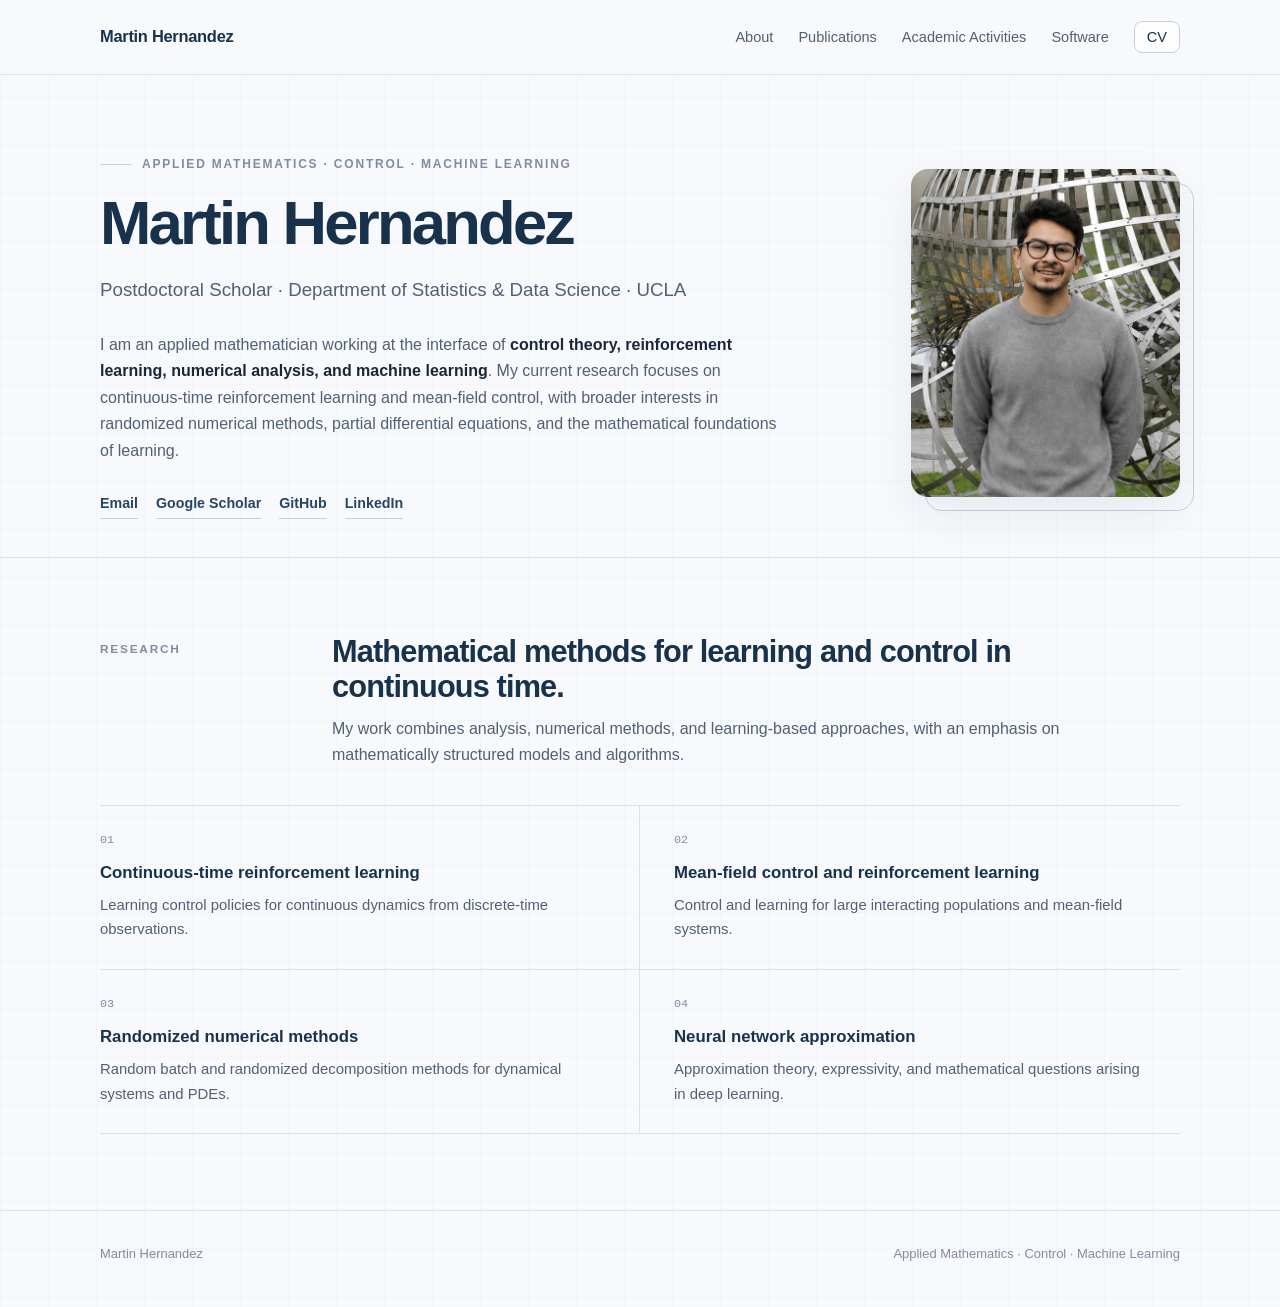
<file: index.html>
<!DOCTYPE html><html lang="en"><head>
<meta charset="UTF-8"><meta name="viewport" content="width=device-width, initial-scale=1.0">
<meta name="description" content="Martin Hernandez — Applied Mathematics, Control, Machine Learning, and Reinforcement Learning.">
<title>Martin Hernandez</title><link rel="stylesheet" href="assets/style.css"></head><body><header class="site-header"><div class="site-shell nav">
<a class="brand" href="index.html">Martin Hernandez</a>
<button class="menu-button" aria-label="Open navigation" onclick="toggleMenu()">☰</button>
<ul class="nav-links" id="navLinks">
<li><a href="index.html#top">About</a></li>
<li><a href="publications.html" >Publications</a></li>
<li><a href="academic-activities.html" >Academic Activities</a></li>
<li><a href="software.html" >Software</a></li>
<li><a class="nav-cv" href="https://github.com/Martinshs/Martinshs/blob/main/CV_MARTIN_HS.pdf" target="_blank" rel="noopener">CV</a></li>
</ul></div></header>
<main id="top">
<div class="site-shell"><section class="hero">
<div>
<div class="eyebrow">Applied Mathematics · Control · Machine Learning</div>
<h1>Martin Hernandez</h1>
<p class="hero-role">Postdoctoral Scholar · Department of Statistics &amp; Data Science · UCLA</p>
<p class="hero-copy">
I am an applied mathematician working at the interface of <strong>control theory, reinforcement learning, numerical analysis, and machine learning</strong>.
My current research focuses on continuous-time reinforcement learning and mean-field control, with broader interests in randomized numerical methods,
partial differential equations, and the mathematical foundations of learning.
</p>
<div class="hero-links">
<a href="mailto:martinh@g.ucla.edu">Email</a>
<a href="https://scholar.google.com/citations?user=uMn-o4sAAAAJ&hl=en" target="_blank">Google Scholar</a>
<a href="https://github.com/Martinshs" target="_blank">GitHub</a>
<a href="https://www.linkedin.com/in/martinhernandez" target="_blank">LinkedIn</a>
</div></div>
<div class="portrait-wrap"><img class="portrait" src="assets/martin-hernandez.png" alt="Portrait of Martin Hernandez"></div>
</section></div>

<section class="content-section" id="research"><div class="site-shell">
<div class="section-head">
<div class="section-kicker">Research</div>
<div><h2 class="section-title">Mathematical methods for learning and control in continuous time.</h2>
<p class="section-copy">My work combines analysis, numerical methods, and learning-based approaches, with an emphasis on mathematically structured models and algorithms.</p></div>
</div>
<div class="research-list">
<article class="research-item"><div class="research-number">01</div><h3>Continuous-time reinforcement learning</h3><p>Learning control policies for continuous dynamics from discrete-time observations.</p></article>
<article class="research-item"><div class="research-number">02</div><h3>Mean-field control and reinforcement learning</h3><p>Control and learning for large interacting populations and mean-field systems.</p></article>
<article class="research-item"><div class="research-number">03</div><h3>Randomized numerical methods</h3><p>Random batch and randomized decomposition methods for dynamical systems and PDEs.</p></article>
<article class="research-item"><div class="research-number">04</div><h3>Neural network approximation</h3><p>Approximation theory, expressivity, and mathematical questions arising in deep learning.</p></article>
</div>
</div></section></main><footer><div class="site-shell footer-inner"><div>Martin Hernandez</div><div>Applied Mathematics · Control · Machine Learning</div></div></footer>
<script>function toggleMenu(){document.getElementById("navLinks").classList.toggle("open");}</script></body></html>
</file>
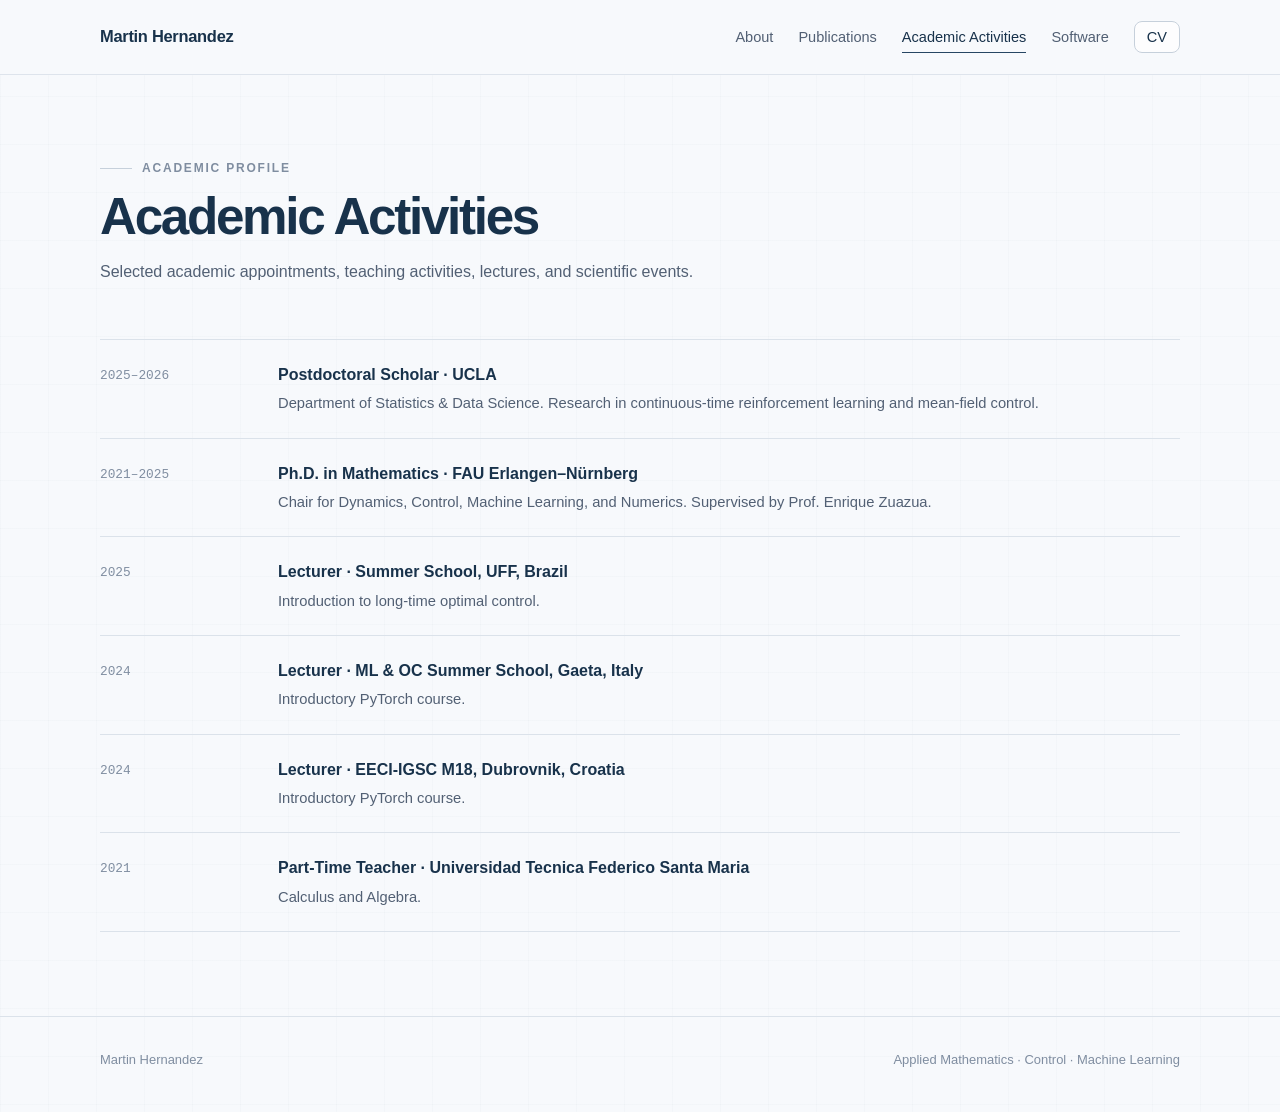
<file: academic-activities.html>
<!DOCTYPE html><html lang="en"><head>
<meta charset="UTF-8"><meta name="viewport" content="width=device-width, initial-scale=1.0">
<meta name="description" content="Martin Hernandez — Applied Mathematics, Control, Machine Learning, and Reinforcement Learning.">
<title>Academic Activities · Martin Hernandez</title><link rel="stylesheet" href="assets/style.css"></head><body><header class="site-header"><div class="site-shell nav">
<a class="brand" href="index.html">Martin Hernandez</a>
<button class="menu-button" aria-label="Open navigation" onclick="toggleMenu()">☰</button>
<ul class="nav-links" id="navLinks">
<li><a href="index.html#top">About</a></li>
<li><a href="publications.html" >Publications</a></li>
<li><a href="academic-activities.html" class="active">Academic Activities</a></li>
<li><a href="software.html" >Software</a></li>
<li><a class="nav-cv" href="https://github.com/Martinshs/Martinshs/blob/main/CV_MARTIN_HS.pdf" target="_blank" rel="noopener">CV</a></li>
</ul></div></header>
<main><div class="site-shell">
<section class="page-hero"><div class="eyebrow">Academic profile</div><h1>Academic Activities</h1>
<p class="page-intro">Selected academic appointments, teaching activities, lectures, and scientific events.</p></section>
<section class="inner-content"><div class="timeline">
<div class="timeline-row"><div class="timeline-date">2025–2026</div><div><h3>Postdoctoral Scholar · UCLA</h3><p>Department of Statistics &amp; Data Science. Research in continuous-time reinforcement learning and mean-field control.</p></div></div>
<div class="timeline-row"><div class="timeline-date">2021–2025</div><div><h3>Ph.D. in Mathematics · FAU Erlangen–Nürnberg</h3><p>Chair for Dynamics, Control, Machine Learning, and Numerics. Supervised by Prof. Enrique Zuazua.</p></div></div>
<div class="timeline-row"><div class="timeline-date">2025</div><div><h3>Lecturer · Summer School, UFF, Brazil</h3><p>Introduction to long-time optimal control.</p></div></div>
<div class="timeline-row"><div class="timeline-date">2024</div><div><h3>Lecturer · ML &amp; OC Summer School, Gaeta, Italy</h3><p>Introductory PyTorch course.</p></div></div>
<div class="timeline-row"><div class="timeline-date">2024</div><div><h3>Lecturer · EECI-IGSC M18, Dubrovnik, Croatia</h3><p>Introductory PyTorch course.</p></div></div>
<div class="timeline-row"><div class="timeline-date">2021</div><div><h3>Part-Time Teacher · Universidad Tecnica Federico Santa Maria</h3><p>Calculus and Algebra.</p></div></div>
</div></section></div></main><footer><div class="site-shell footer-inner"><div>Martin Hernandez</div><div>Applied Mathematics · Control · Machine Learning</div></div></footer>
<script>function toggleMenu(){document.getElementById("navLinks").classList.toggle("open");}</script></body></html>
</file>
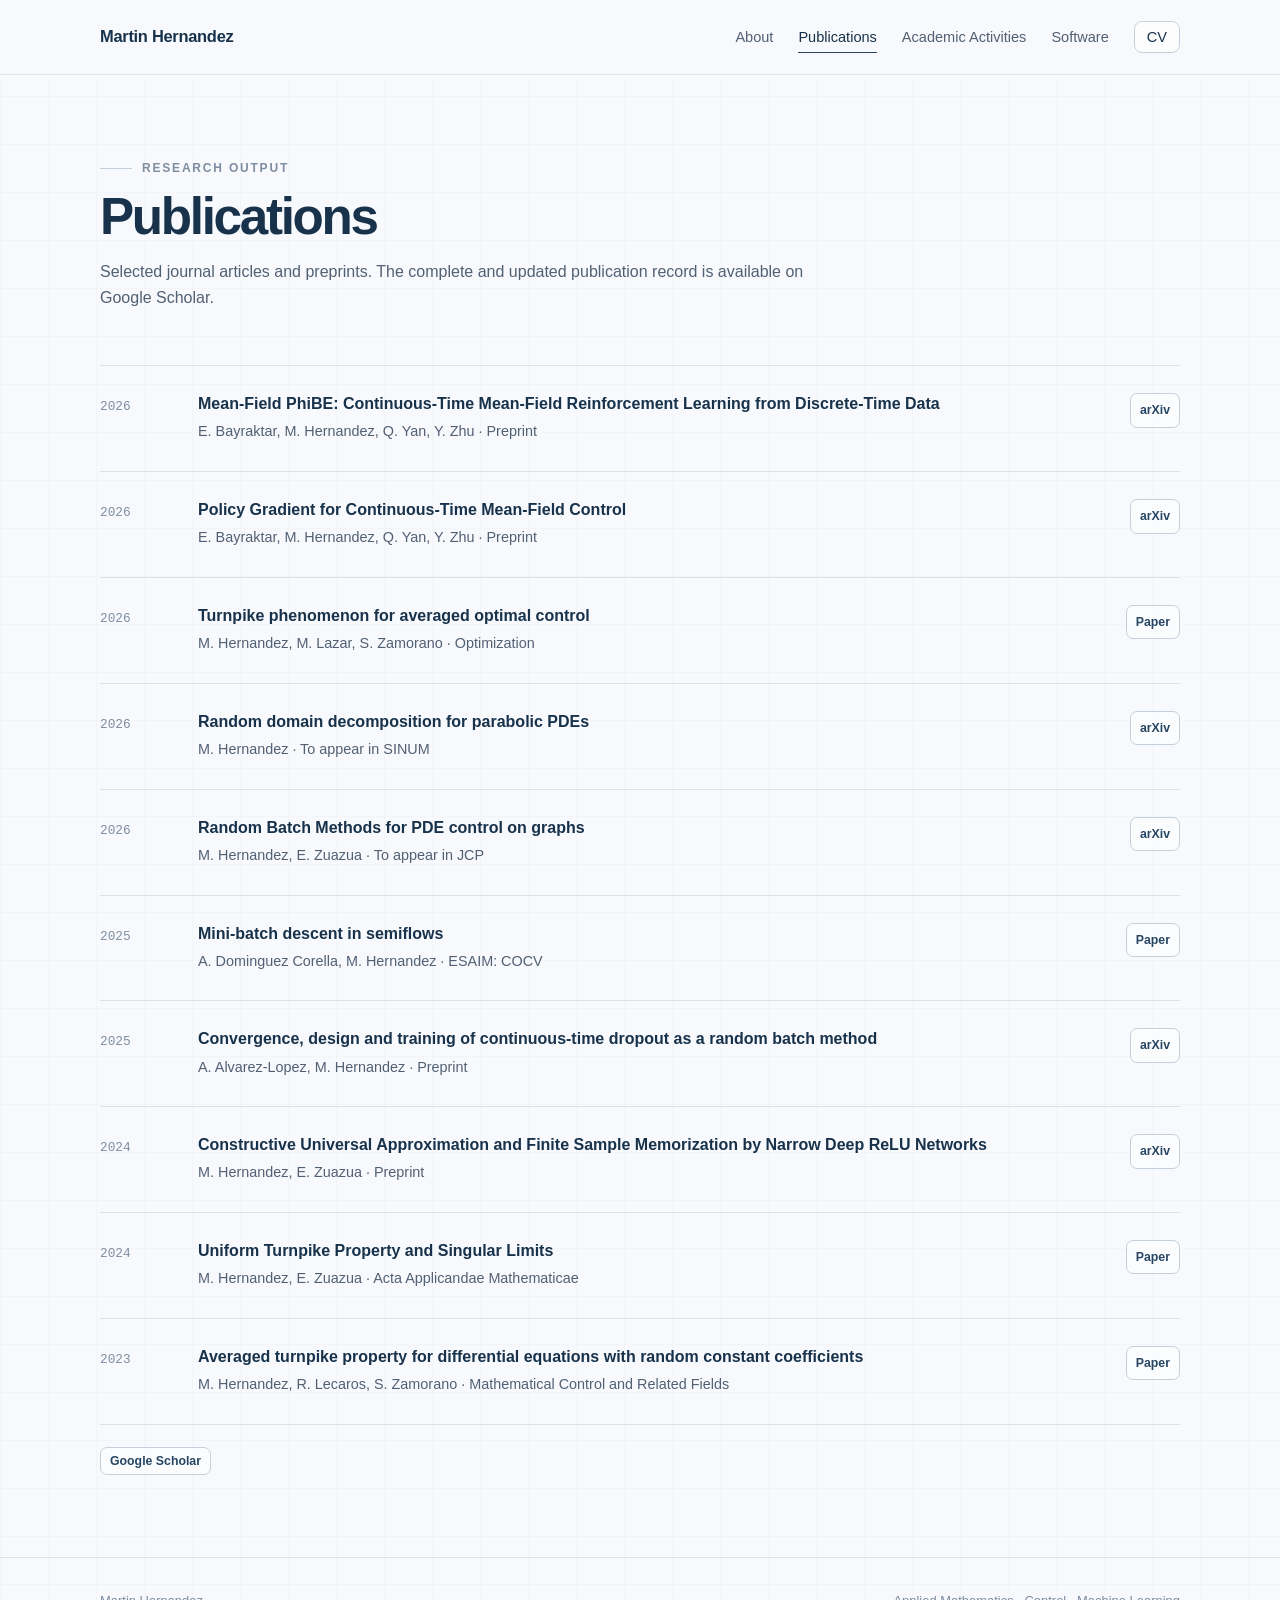
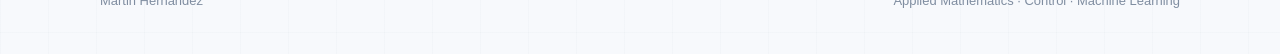
<file: publications.html>
<!DOCTYPE html><html lang="en"><head>
<meta charset="UTF-8"><meta name="viewport" content="width=device-width, initial-scale=1.0">
<meta name="description" content="Martin Hernandez — Applied Mathematics, Control, Machine Learning, and Reinforcement Learning.">
<title>Publications · Martin Hernandez</title><link rel="stylesheet" href="assets/style.css"></head><body><header class="site-header"><div class="site-shell nav">
<a class="brand" href="index.html">Martin Hernandez</a>
<button class="menu-button" aria-label="Open navigation" onclick="toggleMenu()">☰</button>
<ul class="nav-links" id="navLinks">
<li><a href="index.html#top">About</a></li>
<li><a href="publications.html" class="active">Publications</a></li>
<li><a href="academic-activities.html" >Academic Activities</a></li>
<li><a href="software.html" >Software</a></li>
<li><a class="nav-cv" href="https://github.com/Martinshs/Martinshs/blob/main/CV_MARTIN_HS.pdf" target="_blank" rel="noopener">CV</a></li>
</ul></div></header>
<main><div class="site-shell">
<section class="page-hero"><div class="eyebrow">Research output</div><h1>Publications</h1>
<p class="page-intro">Selected journal articles and preprints. The complete and updated publication record is available on Google Scholar.</p></section>
<section class="inner-content"><div class="publication-list">
<article class="publication"><div class="publication-year">2026</div><div><div class="publication-title">Mean-Field PhiBE: Continuous-Time Mean-Field Reinforcement Learning from Discrete-Time Data</div><div class="publication-meta">E. Bayraktar, M. Hernandez, Q. Yan, Y. Zhu · Preprint</div></div><div class="publication-links"><a href="https://arxiv.org/abs/2606.26498" target="_blank">arXiv</a></div></article>
<article class="publication"><div class="publication-year">2026</div><div><div class="publication-title">Policy Gradient for Continuous-Time Mean-Field Control</div><div class="publication-meta">E. Bayraktar, M. Hernandez, Q. Yan, Y. Zhu · Preprint</div></div><div class="publication-links"><a href="https://arxiv.org/abs/2605.20718" target="_blank">arXiv</a></div></article>
<article class="publication"><div class="publication-year">2026</div><div><div class="publication-title">Turnpike phenomenon for averaged optimal control</div><div class="publication-meta">M. Hernandez, M. Lazar, S. Zamorano · Optimization</div></div><div class="publication-links"><a href="https://www.tandfonline.com/doi/abs/10.1080/02331934.2026.2615776" target="_blank">Paper</a></div></article>
<article class="publication"><div class="publication-year">2026</div><div><div class="publication-title">Random domain decomposition for parabolic PDEs</div><div class="publication-meta">M. Hernandez · To appear in SINUM</div></div><div class="publication-links"><a href="https://arxiv.org/abs/2508.21557" target="_blank">arXiv</a></div></article>
<article class="publication"><div class="publication-year">2026</div><div><div class="publication-title">Random Batch Methods for PDE control on graphs</div><div class="publication-meta">M. Hernandez, E. Zuazua · To appear in JCP</div></div><div class="publication-links"><a href="https://arxiv.org/abs/2506.11809" target="_blank">arXiv</a></div></article>
<article class="publication"><div class="publication-year">2025</div><div><div class="publication-title">Mini-batch descent in semiflows</div><div class="publication-meta">A. Dominguez Corella, M. Hernandez · ESAIM: COCV</div></div><div class="publication-links"><a href="https://www.esaim-cocv.org/articles/cocv/abs/2025/01/cocv240151/cocv240151.html" target="_blank">Paper</a></div></article>
<article class="publication"><div class="publication-year">2025</div><div><div class="publication-title">Convergence, design and training of continuous-time dropout as a random batch method</div><div class="publication-meta">A. Alvarez-Lopez, M. Hernandez · Preprint</div></div><div class="publication-links"><a href="https://arxiv.org/abs/2510.13134" target="_blank">arXiv</a></div></article>
<article class="publication"><div class="publication-year">2024</div><div><div class="publication-title">Constructive Universal Approximation and Finite Sample Memorization by Narrow Deep ReLU Networks</div><div class="publication-meta">M. Hernandez, E. Zuazua · Preprint</div></div><div class="publication-links"><a href="https://arxiv.org/abs/2409.06555v2" target="_blank">arXiv</a></div></article>
<article class="publication"><div class="publication-year">2024</div><div><div class="publication-title">Uniform Turnpike Property and Singular Limits</div><div class="publication-meta">M. Hernandez, E. Zuazua · Acta Applicandae Mathematicae</div></div><div class="publication-links"><a href="https://link.springer.com/article/10.1007/s10440-024-00640-7" target="_blank">Paper</a></div></article>
<article class="publication"><div class="publication-year">2023</div><div><div class="publication-title">Averaged turnpike property for differential equations with random constant coefficients</div><div class="publication-meta">M. Hernandez, R. Lecaros, S. Zamorano · Mathematical Control and Related Fields</div></div><div class="publication-links"><a href="https://www.aimsciences.org//article/doi/10.3934/mcrf.2022016" target="_blank">Paper</a></div></article>
</div><div class="section-footer-link"><a class="text-link" href="https://scholar.google.com/citations?user=uMn-o4sAAAAJ&hl=en" target="_blank">Google Scholar</a></div>
</section></div></main><footer><div class="site-shell footer-inner"><div>Martin Hernandez</div><div>Applied Mathematics · Control · Machine Learning</div></div></footer>
<script>function toggleMenu(){document.getElementById("navLinks").classList.toggle("open");}</script></body></html>
</file>
<file: assets/style.css>
:root{
  --bg:#f7f9fc;--surface:#ffffff;--surface-soft:#f1f4f8;
  --ink:#1b2738;--ink-soft:#526074;--navy:#274663;--navy-deep:#18324b;
  --steel:#7f8da0;--border:#dbe2ea;--border-strong:#c6d0db;
  --shadow:0 16px 44px rgba(24,50,75,.075);--maxw:1080px;
}
*{box-sizing:border-box;margin:0;padding:0}
html{scroll-behavior:smooth}
body{
  font-family:Inter,ui-sans-serif,-apple-system,BlinkMacSystemFont,"Segoe UI",Helvetica,Arial,sans-serif;
  color:var(--ink);
  background:
    linear-gradient(rgba(39,70,99,.018) 1px,transparent 1px),
    linear-gradient(90deg,rgba(39,70,99,.018) 1px,transparent 1px),
    var(--bg);
  background-size:48px 48px;line-height:1.65;-webkit-font-smoothing:antialiased
}
a{color:inherit;text-decoration:none}
.site-shell{width:min(calc(100% - 42px),var(--maxw));margin:0 auto}
.site-header{
  position:sticky;top:0;z-index:20;background:rgba(247,249,252,.94);
  border-bottom:1px solid rgba(219,226,234,.9);backdrop-filter:blur(16px);-webkit-backdrop-filter:blur(16px)
}
.nav{min-height:74px;display:flex;align-items:center;justify-content:space-between;gap:28px}
.brand{font-size:1.03rem;font-weight:690;letter-spacing:-.018em;white-space:nowrap;color:var(--navy-deep)}
.nav-links{display:flex;align-items:center;gap:25px;list-style:none;color:var(--ink-soft);font-size:.91rem}
.nav-links a{position:relative;transition:color 160ms ease}
.nav-links a::after{
  content:"";position:absolute;left:0;bottom:-8px;width:100%;height:1px;background:var(--navy);
  transform:scaleX(0);transform-origin:left;transition:transform 160ms ease
}
.nav-links a:hover,.nav-links a.active{color:var(--navy-deep)}
.nav-links a:hover::after,.nav-links a.active::after{transform:scaleX(1)}
.nav-cv{padding:7px 12px;border:1px solid var(--border-strong);border-radius:8px;color:var(--navy-deep)!important;background:rgba(255,255,255,.7)}
.nav-cv::after{display:none}
.hero{
  min-height:auto;display:grid;grid-template-columns:minmax(0,1.5fr) minmax(230px,.55fr);
  gap:76px;align-items:center;padding:72px 0 38px
}
.eyebrow{
  display:inline-flex;align-items:center;gap:10px;color:var(--steel);font-size:.75rem;font-weight:650;
  letter-spacing:.15em;text-transform:uppercase;margin-bottom:18px
}
.eyebrow::before{content:"";width:32px;height:1px;background:var(--border-strong)}
h1{
  font-size:clamp(2.50rem,4.9vw,3.85rem);line-height:1.02;letter-spacing:-.045em;
  font-weight:700;color:var(--navy-deep);margin-bottom:20px
}
.hero-role{font-size:clamp(1rem,1.55vw,1.17rem);color:var(--ink-soft);max-width:660px;margin-bottom:26px}
.hero-copy{max-width:690px;color:var(--ink-soft);font-size:1rem;margin-bottom:28px}
.hero-copy strong{color:var(--ink);font-weight:620}
.hero-links{display:flex;flex-wrap:wrap;gap:14px 18px;align-items:center}
.hero-links a{
  display:inline-flex;align-items:center;gap:8px;font-size:.89rem;font-weight:590;color:var(--navy);
  padding-bottom:2px;border-bottom:1px solid var(--border-strong)
}
.hero-links a:hover{color:var(--navy-deep);border-color:var(--navy)}
.portrait-wrap{position:relative;justify-self:end;width:min(100%,292px)}
.portrait-wrap::before{
  content:"";position:absolute;inset:14px -14px -14px 14px;border:1px solid var(--border-strong);
  border-radius:17px;z-index:-1
}
.portrait{
  width:100%;aspect-ratio:.82;object-fit:cover;object-position:50% 30%;display:block;
  border-radius:17px;box-shadow:var(--shadow);filter:saturate(.86) contrast(1.02)
}
.content-section{padding:76px 0;border-top:1px solid var(--border)}
.section-head{display:grid;grid-template-columns:190px 1fr;gap:42px;margin-bottom:36px;align-items:start}
.section-kicker{color:var(--steel);text-transform:uppercase;letter-spacing:.15em;font-size:.74rem;font-weight:650;padding-top:6px}
.section-title{
  font-size:clamp(1.55rem,2.4vw,2.05rem);line-height:1.16;letter-spacing:-.028em;
  color:var(--navy-deep);font-weight:670;max-width:700px
}
.section-copy{color:var(--ink-soft);max-width:730px;margin-top:11px}
.research-list{display:grid;grid-template-columns:repeat(2,minmax(0,1fr));border-top:1px solid var(--border)}
.research-item{padding:25px 28px 27px 0;border-bottom:1px solid var(--border)}
.research-item:nth-child(odd){border-right:1px solid var(--border);padding-right:34px}
.research-item:nth-child(even){padding-left:34px}
.research-number{font-family:ui-monospace,SFMono-Regular,Menlo,Consolas,monospace;color:var(--steel);font-size:.74rem;margin-bottom:9px}
.research-item h3{font-size:1.05rem;color:var(--navy-deep);margin-bottom:6px;font-weight:640}
.research-item p{color:var(--ink-soft);font-size:.93rem}
.page-hero{padding:76px 0 42px}
.page-hero .eyebrow{margin-bottom:13px}
.page-hero h1{font-size:clamp(2.35rem,4vw,3.35rem);margin-bottom:15px}
.page-intro{max-width:720px;color:var(--ink-soft);font-size:1rem}
.inner-content{padding:12px 0 84px}
.publication-list,.timeline{border-top:1px solid var(--border)}
.publication{display:grid;grid-template-columns:76px 1fr auto;gap:22px;padding:27px 0;border-bottom:1px solid var(--border);align-items:start}
.publication-year,.timeline-date{font-family:ui-monospace,SFMono-Regular,Menlo,Consolas,monospace;color:var(--steel);font-size:.8rem;padding-top:3px}
.publication-title{color:var(--navy-deep);font-weight:635;line-height:1.38;margin-bottom:5px}
.publication-meta{color:var(--ink-soft);font-size:.9rem}
.publication-links{display:flex;gap:8px;flex-wrap:wrap;justify-content:flex-end}
.publication-links a,.text-link{font-size:.77rem;font-weight:620;color:var(--navy);border:1px solid var(--border-strong);padding:6px 9px;border-radius:7px;background:rgba(255,255,255,.55)}
.publication-links a:hover,.text-link:hover{background:var(--surface-soft)}
.timeline-row{display:grid;grid-template-columns:150px 1fr;gap:28px;padding:22px 0;border-bottom:1px solid var(--border)}
.timeline-row h3{font-size:1rem;font-weight:630;color:var(--navy-deep);margin-bottom:3px}
.timeline-row p{color:var(--ink-soft);font-size:.92rem}
.software-grid{display:grid;grid-template-columns:repeat(3,minmax(0,1fr));gap:18px}
.software-card{
  background:rgba(255,255,255,.72);border:1px solid var(--border);border-radius:13px;
  overflow:hidden;display:flex;flex-direction:column;
  min-height:330px;transition:transform 170ms ease,border-color 170ms ease,background 170ms ease,box-shadow 170ms ease
}
.software-card:hover{
  transform:translateY(-3px);border-color:#b8c3d0;background:var(--surface);
  box-shadow:0 12px 30px rgba(24,50,75,.065)
}
.software-media{
  width:100%;aspect-ratio:16/10;background:#eef2f6;border-bottom:1px solid var(--border);
  display:flex;align-items:center;justify-content:center;overflow:hidden
}
.software-media img{
  width:100%;height:100%;display:block;object-fit:contain;background:#f6f8fb
}
.software-copy{
  padding:19px 20px 18px;display:flex;flex:1;flex-direction:column
}
.software-card h3{font-size:1rem;color:var(--navy-deep);margin-bottom:8px;font-weight:635}
.software-card p{color:var(--ink-soft);font-size:.89rem}
.software-card span{
  margin-top:auto;padding-top:18px;color:var(--steel);
  font-family:ui-monospace,SFMono-Regular,Menlo,Consolas,monospace;font-size:.74rem
}
.section-footer-link{margin-top:22px}
footer{border-top:1px solid var(--border);padding:32px 0 42px;color:var(--steel);font-size:.81rem}
.footer-inner{display:flex;justify-content:space-between;gap:20px;flex-wrap:wrap}
.menu-button{display:none;width:40px;height:40px;border:1px solid var(--border);border-radius:8px;background:rgba(255,255,255,.7);color:var(--navy-deep);font-size:1.1rem;cursor:pointer}
@media(max-width:860px){
  .menu-button{display:inline-grid;place-items:center}.nav{min-height:68px;position:relative}
  .nav-links{position:absolute;left:0;right:0;top:68px;display:none;flex-direction:column;align-items:flex-start;gap:0;padding:12px 0 18px;background:rgba(247,249,252,.98);border-bottom:1px solid var(--border)}
  .nav-links.open{display:flex}.nav-links li{width:100%}.nav-links a{display:block;width:100%;padding:10px 0}.nav-links a::after{display:none}
  .nav-cv{border:0;border-radius:0;background:transparent;padding-left:0}
  .hero{min-height:auto;grid-template-columns:1fr;gap:38px;padding:54px 0 38px}
  .portrait-wrap{justify-self:start;width:min(68vw,285px)}
  .section-head{grid-template-columns:1fr;gap:8px}.research-list{grid-template-columns:1fr}
  .research-item:nth-child(odd){border-right:0;padding-right:0}.research-item:nth-child(even){padding-left:0}
  .publication{grid-template-columns:64px 1fr}.publication-links{grid-column:2;justify-content:flex-start}
  .software-grid{grid-template-columns:1fr}
}
@media(max-width:560px){
  .site-shell{width:min(calc(100% - 28px),var(--maxw))}h1{font-size:2.75rem}.hero{padding-top:46px}
  .content-section{padding:62px 0}.publication{grid-template-columns:1fr;gap:8px}.publication-links{grid-column:1}
  .timeline-row{grid-template-columns:1fr;gap:5px}
}
</file>
